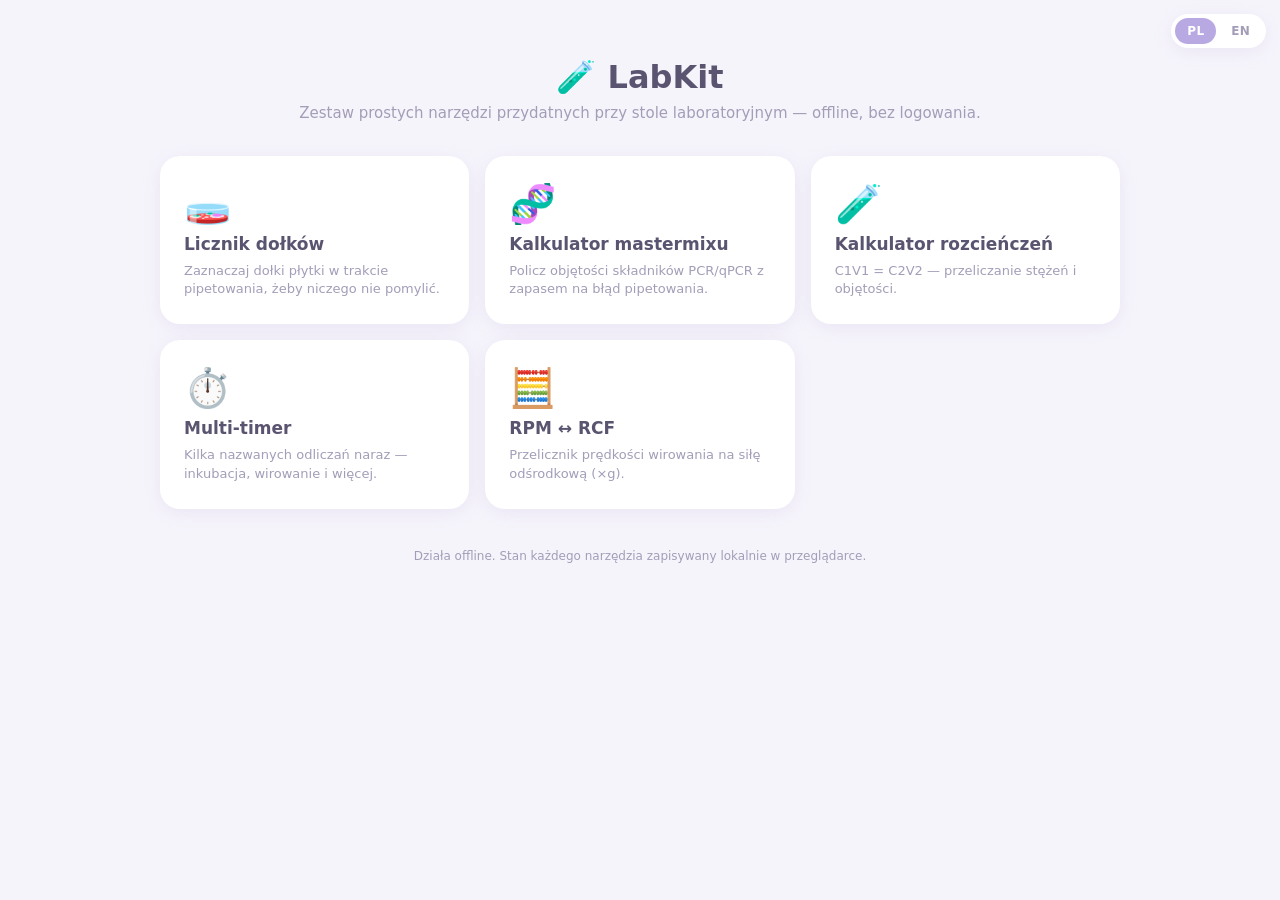
<file: index.html>
<!DOCTYPE html>
<html lang="pl">
<head>
<meta charset="UTF-8">
<meta name="viewport" content="width=device-width, initial-scale=1.0">
<title>LabKit — narzędzia laboratoryjne</title>
<link rel="stylesheet" href="assets/style.css">
<style>
  .wrap { max-width: 960px; margin: 0 auto; padding-top: 10px; }
  .hero { text-align: center; margin: 30px 0 34px; }
  .hero h1 { font-size: 32px; margin: 0 0 8px; }
  .hero p { color: var(--muted); font-size: 15px; margin: 0; }
  .grid {
    display: grid; grid-template-columns: repeat(auto-fill, minmax(230px, 1fr));
    gap: 16px;
  }
  .tool-card {
    background: var(--panel); border-radius: 20px; padding: 24px 22px;
    box-shadow: var(--shadow); text-decoration: none; color: var(--text);
    display: flex; flex-direction: column; gap: 8px; transition: transform .12s;
    border: 2px solid transparent;
  }
  .tool-card:hover { transform: translateY(-4px); border-color: var(--accent); }
  .tool-card .emoji { font-size: 38px; }
  .tool-card .name { font-size: 17px; font-weight: 700; }
  .tool-card .desc { font-size: 13px; color: var(--muted); line-height: 1.4; }
  footer { text-align: center; color: var(--muted); font-size: 12px; margin: 40px 0 10px; }
</style>
</head>
<body>

  <div class="lang-toggle">
    <button id="btnPl" class="active">PL</button>
    <button id="btnEn">EN</button>
  </div>

  <div class="wrap">
    <div class="hero">
      <h1>🧪 LabKit</h1>
      <p data-i18n="tagline">Zestaw prostych narzędzi przydatnych przy stole laboratoryjnym — offline, bez logowania.</p>
    </div>

    <div class="grid">
      <a class="tool-card" href="tools/wells.html">
        <div class="emoji">🧫</div>
        <div class="name" data-i18n="wellsName">Licznik dołków</div>
        <div class="desc" data-i18n="wellsDesc">Zaznaczaj dołki płytki w trakcie pipetowania, żeby niczego nie pomylić.</div>
      </a>
      <a class="tool-card" href="tools/mastermix.html">
        <div class="emoji">🧬</div>
        <div class="name" data-i18n="mmName">Kalkulator mastermixu</div>
        <div class="desc" data-i18n="mmDesc">Policz objętości składników PCR/qPCR z zapasem na błąd pipetowania.</div>
      </a>
      <a class="tool-card" href="tools/dilution.html">
        <div class="emoji">🧪</div>
        <div class="name" data-i18n="dilName">Kalkulator rozcieńczeń</div>
        <div class="desc" data-i18n="dilDesc">C1V1 = C2V2 — przeliczanie stężeń i objętości.</div>
      </a>
      <a class="tool-card" href="tools/timers.html">
        <div class="emoji">⏱️</div>
        <div class="name" data-i18n="timerName">Multi-timer</div>
        <div class="desc" data-i18n="timerDesc">Kilka nazwanych odliczań naraz — inkubacja, wirowanie i więcej.</div>
      </a>
      <a class="tool-card" href="tools/rcf.html">
        <div class="emoji">🧮</div>
        <div class="name" data-i18n="rcfName">RPM ↔ RCF</div>
        <div class="desc" data-i18n="rcfDesc">Przelicznik prędkości wirowania na siłę odśrodkową (×g).</div>
      </a>
    </div>

    <footer data-i18n="footer">Działa offline. Stan każdego narzędzia zapisywany lokalnie w przeglądarce.</footer>
  </div>

<script>
const DICT = {
  pl: {
    tagline: "Zestaw prostych narzędzi przydatnych przy stole laboratoryjnym — offline, bez logowania.",
    wellsName: "Licznik dołków", wellsDesc: "Zaznaczaj dołki płytki w trakcie pipetowania, żeby niczego nie pomylić.",
    mmName: "Kalkulator mastermixu", mmDesc: "Policz objętości składników PCR/qPCR z zapasem na błąd pipetowania.",
    dilName: "Kalkulator rozcieńczeń", dilDesc: "C1V1 = C2V2 — przeliczanie stężeń i objętości.",
    timerName: "Multi-timer", timerDesc: "Kilka nazwanych odliczań naraz — inkubacja, wirowanie i więcej.",
    rcfName: "RPM ↔ RCF", rcfDesc: "Przelicznik prędkości wirowania na siłę odśrodkową (×g).",
    footer: "Działa offline. Stan każdego narzędzia zapisywany lokalnie w przeglądarce.",
  },
  en: {
    tagline: "A small set of tools for the lab bench — works offline, no sign-in required.",
    wellsName: "Well Tracker", wellsDesc: "Tap each well as you pipette so you never lose track of what's been added.",
    mmName: "Mastermix Calculator", mmDesc: "Calculate PCR/qPCR component volumes with a pipetting-error buffer.",
    dilName: "Dilution Calculator", dilDesc: "C1V1 = C2V2 — convert between concentrations and volumes.",
    timerName: "Multi-Timer", timerDesc: "Run several named countdowns at once — incubation, spins, and more.",
    rcfName: "RPM ↔ RCF", rcfDesc: "Convert centrifuge speed to relative centrifugal force (×g) and back.",
    footer: "Works offline. Each tool's state is saved locally in your browser.",
  },
};

function applyLang(lang) {
  document.documentElement.lang = lang;
  document.querySelectorAll("[data-i18n]").forEach(el => {
    const key = el.dataset.i18n;
    if (DICT[lang][key]) el.textContent = DICT[lang][key];
  });
  document.getElementById("btnPl").classList.toggle("active", lang === "pl");
  document.getElementById("btnEn").classList.toggle("active", lang === "en");
  localStorage.setItem("labkit_lang", lang);
}

document.getElementById("btnPl").onclick = () => applyLang("pl");
document.getElementById("btnEn").onclick = () => applyLang("en");
applyLang(localStorage.getItem("labkit_lang") || "pl");
</script>
</body>
</html>
</file>
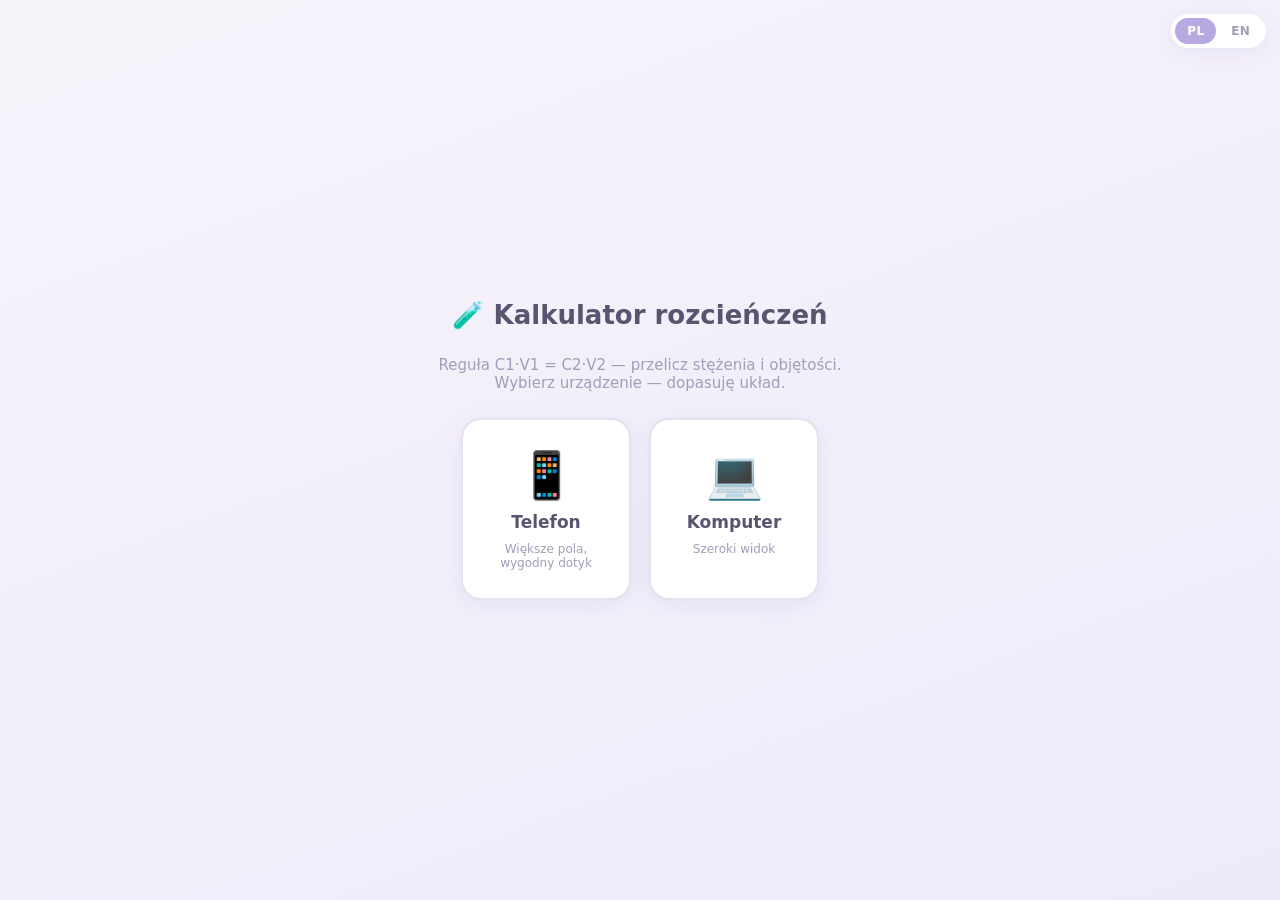
<file: tools/dilution.html>
<!DOCTYPE html>
<html lang="pl">
<head>
<meta charset="UTF-8">
<meta name="viewport" content="width=device-width, initial-scale=1.0, maximum-scale=1.0, user-scalable=no">
<title>LabKit — Kalkulator rozcieńczeń</title>
<link rel="stylesheet" href="../assets/style.css">
<style>
  #app { display: none; max-width: 760px; margin: 0 auto; }
  .dil-grid { display: grid; grid-template-columns: repeat(auto-fit, minmax(150px, 1fr)); gap: 14px; }
  .dil-box { padding: 12px; border-radius: 14px; border: 2px solid var(--line); background: #faf8fd; }
  .dil-box.active { border-color: var(--accent); background: var(--accent-soft); }
  .dil-box .row { display: flex; justify-content: space-between; align-items: center; margin-bottom: 8px; }
  .dil-box .lbl { font-size: 12px; color: #7a7290; font-weight: 600; }
  .dil-box .radio { font-size: 11px; color: var(--muted); display: flex; align-items: center; gap: 4px; cursor: pointer; }
  .dil-box input[type=radio] { accent-color: var(--accent); }
  .dil-box input[type=number] {
    background: #fff; text-align: right; font-size: 18px; font-weight: 600; padding: 10px;
  }
  .dil-box .unit { text-align: right; font-size: 11px; color: var(--muted); margin-top: 4px; }
  .unit-row { display: flex; flex-wrap: wrap; gap: 16px; align-items: flex-end; margin-bottom: 14px; }
  .unit-row label { width: auto; }
  .unit-row select { width: auto; }
  .warning { background: #fdf1a8; color: #7a5e12; border-radius: 14px; padding: 12px 16px; font-size: 13px; margin-bottom: 16px; line-height: 1.5; }
  .result-box { background: var(--accent-soft); border-radius: 14px; padding: 18px; text-align: center; }
  .result-box .label { font-size: 13px; color: var(--muted); margin-bottom: 6px; }
  .result-box .value { font-size: 28px; font-weight: 700; color: var(--text); }
  .result-box .protocol { font-size: 13px; color: #7a7290; margin-top: 10px; line-height: 1.5; }
</style>
</head>
<body>

  <div class="lang-toggle">
    <button id="btnPl" class="active">PL</button>
    <button id="btnEn">EN</button>
  </div>

  <!-- START SCREEN -->
  <div id="start">
    <h1 data-i18n="startTitle">🧪 Kalkulator rozcieńczeń</h1>
    <p data-i18n="startDesc">Reguła C1·V1 = C2·V2 — przelicz stężenia i objętości. Wybierz urządzenie — dopasuję układ.</p>
    <div class="devices">
      <div class="device-card" data-device="phone">
        <div class="emoji">📱</div><div class="name" data-i18n="devPhone">Telefon</div><div class="desc" data-i18n="devPhoneDesc">Większe pola, wygodny dotyk</div>
      </div>
      <div class="device-card" data-device="desktop">
        <div class="emoji">💻</div><div class="name" data-i18n="devDesktop">Komputer</div><div class="desc" data-i18n="devDesktopDesc">Szeroki widok</div>
      </div>
    </div>
  </div>

  <!-- APP -->
  <div id="app">
    <div class="topbar">
      <a class="home-link" href="../index.html">← <span data-i18n="home">Strona główna</span></a>
    </div>
    <h2 data-i18n="appTitle">🧪 Kalkulator rozcieńczeń</h2>
    <p class="sub" data-i18n="appSub">Reguła C1·V1 = C2·V2. Zaznacz „oblicz" przy jednej wartości i uzupełnij pozostałe trzy.</p>

    <div class="panel">
      <div class="unit-row">
        <label><span data-i18n="concUnitLabel">Jednostka stężenia</span>
          <select id="concUnit">
            <option>M</option><option>mM</option><option>µM</option><option>nM</option><option>%</option><option>X</option>
          </select>
        </label>
        <label><span data-i18n="volUnitLabel">Jednostka objętości</span>
          <select id="volUnit">
            <option>mL</option><option>µL</option>
          </select>
        </label>
        <div class="spacer"></div>
        <button id="switchDevice" data-i18n="switchDevice" title="Zmień urządzenie">🔄 Urządzenie</button>
      </div>
      <div class="dil-grid" id="dilGrid"></div>
    </div>

    <div class="warning" id="warningBox" style="display:none"></div>

    <div class="panel">
      <div class="result-box">
        <div class="label" data-i18n="resultLabel">Wynik</div>
        <div class="value" id="resultMain">–</div>
        <div class="protocol" id="protocolText" style="display:none"></div>
      </div>
    </div>
  </div>

<script>
const $ = id => document.getElementById(id);
let lang = localStorage.getItem("labkit_lang") || "pl";
let device = "desktop";

const FIELDS = [
  { key: "c1", labelKey: "labC1", unitKind: "conc" },
  { key: "v1", labelKey: "labV1", unitKind: "vol" },
  { key: "c2", labelKey: "labC2", unitKind: "conc" },
  { key: "v2", labelKey: "labV2", unitKind: "vol" },
];

const DICT = {
  pl: {
    startTitle: "🧪 Kalkulator rozcieńczeń",
    startDesc: "Reguła C1·V1 = C2·V2 — przelicz stężenia i objętości. Wybierz urządzenie — dopasuję układ.",
    devPhone: "Telefon", devPhoneDesc: "Większe pola, wygodny dotyk",
    devDesktop: "Komputer", devDesktopDesc: "Szeroki widok",
    home: "Strona główna",
    appTitle: "🧪 Kalkulator rozcieńczeń",
    appSub: 'Reguła C1·V1 = C2·V2. Zaznacz „oblicz” przy jednej wartości i uzupełnij pozostałe trzy.',
    concUnitLabel: "Jednostka stężenia",
    volUnitLabel: "Jednostka objętości",
    switchDevice: "🔄 Urządzenie",
    labC1: "C1 — wyjściowe", labV1: "V1 — pobierane", labC2: "C2 — docelowe", labV2: "V2 — końcowe",
    solveRadio: "oblicz",
    resultLabel: "Wynik",
    fillIn: "Uzupełnij pozostałe trzy pola",
    warnHigher: "Stężenie docelowe (C2) jest wyższe niż wyjściowe (C1) — rozcieńczaniem nie da się zatężyć.",
    warnVolMismatch: "Objętość pobierana (V1) przekracza końcową (V2) — sprawdź dane.",
    protocol: (v1, unit, v2, diff) => `Pobierz ${v1} ${unit} stocku i dopełnij buforem do ${v2} ${unit} (dodaj ${diff} ${unit}).`,
    locale: "pl-PL",
  },
  en: {
    startTitle: "🧪 Dilution Calculator",
    startDesc: "Rule: C1·V1 = C2·V2 — convert between concentrations and volumes. Pick your device — I'll adjust the layout.",
    devPhone: "Phone", devPhoneDesc: "Larger fields, easy to tap",
    devDesktop: "Computer", devDesktopDesc: "Wide view",
    home: "Home",
    appTitle: "🧪 Dilution Calculator",
    appSub: 'Rule: C1·V1 = C2·V2. Mark "calculate" on one value and fill in the other three.',
    concUnitLabel: "Concentration unit",
    volUnitLabel: "Volume unit",
    switchDevice: "🔄 Device",
    labC1: "C1 — stock", labV1: "V1 — drawn", labC2: "C2 — target", labV2: "V2 — final",
    solveRadio: "calculate",
    resultLabel: "Result",
    fillIn: "Fill in the other three fields",
    warnHigher: "The target concentration (C2) is higher than the stock (C1) — dilution can't concentrate a solution.",
    warnVolMismatch: "The drawn volume (V1) exceeds the final volume (V2) — check your numbers.",
    protocol: (v1, unit, v2, diff) => `Draw ${v1} ${unit} of stock and top up with buffer to ${v2} ${unit} (add ${diff} ${unit}).`,
    locale: "en-US",
  },
};

function t() { return DICT[lang]; }

let dil = { c1: "100", v1: "", c2: "10", v2: "50", solve: "v1", concUnit: "µM", volUnit: "µL" };

function loadState() {
  try {
    const s = JSON.parse(localStorage.getItem("dilution_state"));
    if (s) dil = s;
  } catch {}
}
function saveState() { localStorage.setItem("dilution_state", JSON.stringify(dil)); }

function fmt(x) {
  if (!isFinite(x)) return "–";
  return (Math.round(x * 100) / 100).toLocaleString(t().locale);
}
function pn(v) {
  const x = parseFloat(String(v).replace(",", "."));
  return isFinite(x) ? x : NaN;
}

function compute() {
  let C1 = pn(dil.c1), V1 = pn(dil.v1), C2 = pn(dil.c2), V2 = pn(dil.v2);
  const solve = dil.solve;
  let solved = NaN;
  if (solve === "c1") { if (V1 > 0) solved = C2 * V2 / V1; C1 = solved; }
  else if (solve === "v1") { if (C1 > 0) solved = C2 * V2 / C1; V1 = solved; }
  else if (solve === "c2") { if (V2 > 0) solved = C1 * V1 / V2; C2 = solved; }
  else if (solve === "v2") { if (C2 > 0) solved = C1 * V1 / C2; V2 = solved; }
  return { C1, V1, C2, V2, solve, solved };
}

function renderGrid() {
  const { solve } = dil;
  const { C1, V1, C2, V2, solved } = compute();
  const raw = { c1: dil.c1, v1: dil.v1, c2: dil.c2, v2: dil.v2 };
  const grid = $("dilGrid");
  grid.innerHTML = "";
  FIELDS.forEach(f => {
    const isSolved = solve === f.key;
    const unit = f.unitKind === "conc" ? dil.concUnit : dil.volUnit;
    const dispValue = isSolved ? (isFinite(solved) ? fmt(solved) : "") : raw[f.key];
    const box = document.createElement("div");
    box.className = "dil-box" + (isSolved ? " active" : "");
    box.innerHTML = `
      <div class="row">
        <span class="lbl">${t()[f.labelKey]}</span>
        <label class="radio"><input type="radio" name="dilsolve" ${isSolved ? "checked" : ""}>${t().solveRadio}</label>
      </div>
      <input type="number" data-key="${f.key}" value="${dispValue}" ${isSolved ? "disabled" : ""}>
      <div class="unit">${unit}</div>`;
    box.querySelector("input[type=radio]").onchange = () => { dil.solve = f.key; saveState(); renderAll(); };
    box.querySelector("input[type=number]").onchange = e => { dil[f.key] = e.target.value; saveState(); renderAll(); };
    grid.appendChild(box);
  });
}

function renderResult() {
  const { C1, V1, C2, V2, solve, solved } = compute();
  const solvedUnit = (solve === "c1" || solve === "c2") ? dil.concUnit : dil.volUnit;
  const lab = { c1: "C1", v1: "V1", c2: "C2", v2: "V2" };
  $("resultMain").textContent = isFinite(solved) ? `${lab[solve]} = ${fmt(solved)} ${solvedUnit}` : t().fillIn;

  let warning = "", protocol = "";
  if (isFinite(C1) && isFinite(V1) && isFinite(C2) && isFinite(V2) && C1 > 0 && V1 > 0 && C2 > 0 && V2 > 0) {
    if (C2 > C1) warning = t().warnHigher;
    else if (V1 > V2) warning = t().warnVolMismatch;
    else protocol = t().protocol(fmt(V1), dil.volUnit, fmt(V2), fmt(V2 - V1));
  }
  const wb = $("warningBox");
  wb.style.display = warning ? "block" : "none";
  wb.textContent = warning ? "⚠️ " + warning : "";
  const pt = $("protocolText");
  pt.style.display = protocol ? "block" : "none";
  pt.textContent = protocol;
}

function renderAll() { renderGrid(); renderResult(); }

$("concUnit").onchange = e => { dil.concUnit = e.target.value; saveState(); renderAll(); };
$("volUnit").onchange = e => { dil.volUnit = e.target.value; saveState(); renderAll(); };

function applyStaticText() {
  document.documentElement.lang = lang;
  document.querySelectorAll("[data-i18n]").forEach(el => {
    const key = el.dataset.i18n;
    if (typeof t()[key] === "string") el.innerHTML = t()[key];
  });
  $("concUnit").value = dil.concUnit;
  $("volUnit").value = dil.volUnit;
  document.getElementById("btnPl").classList.toggle("active", lang === "pl");
  document.getElementById("btnEn").classList.toggle("active", lang === "en");
}
function setLang(l) {
  lang = l;
  localStorage.setItem("labkit_lang", l);
  applyStaticText();
  renderAll();
}
document.getElementById("btnPl").onclick = () => setLang("pl");
document.getElementById("btnEn").onclick = () => setLang("en");

function applyDevice(d) {
  device = d;
  document.body.classList.toggle("phone", d === "phone");
  localStorage.setItem("dil_device", d);
  $("start").style.display = "none";
  $("app").style.display = "block";
  loadState();
  applyStaticText();
  renderAll();
}
document.querySelectorAll(".device-card").forEach(card => { card.onclick = () => applyDevice(card.dataset.device); });
$("switchDevice").onclick = () => { $("app").style.display = "none"; $("start").style.display = "flex"; };

applyStaticText();
const savedDevice = localStorage.getItem("dil_device");
if (savedDevice) applyDevice(savedDevice);
</script>
</body>
</html>
</file>
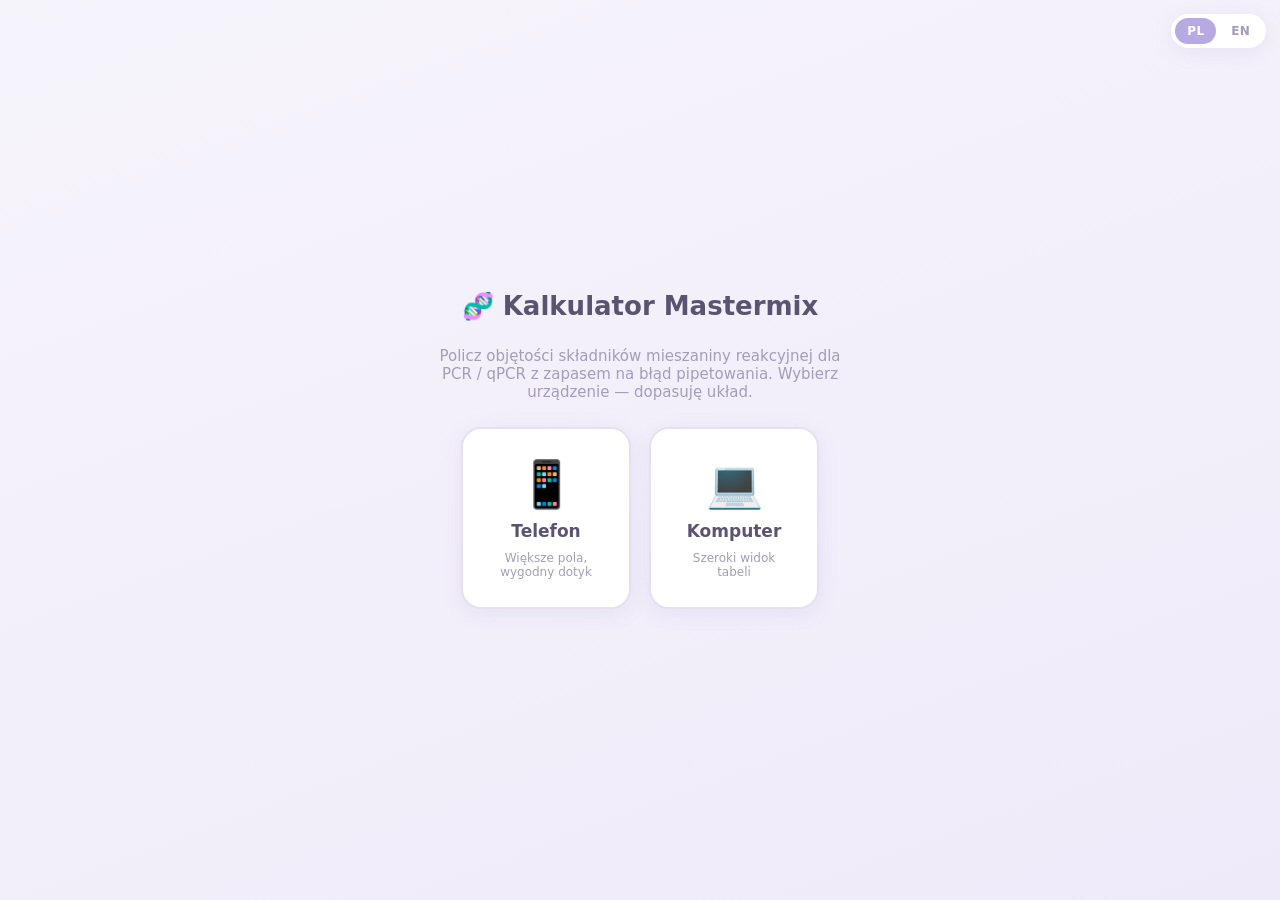
<file: tools/mastermix.html>
<!DOCTYPE html>
<html lang="pl">
<head>
<meta charset="UTF-8">
<meta name="viewport" content="width=device-width, initial-scale=1.0, maximum-scale=1.0, user-scalable=no">
<title>LabKit — Kalkulator Mastermix</title>
<link rel="stylesheet" href="../assets/style.css">
<style>
  #app { display: none; max-width: 820px; margin: 0 auto; }
  table.comp { width: 100%; border-collapse: collapse; }
  table.comp th { text-align: left; font-size: 11px; color: var(--muted); font-weight: 600; padding: 6px 8px; text-transform: uppercase; letter-spacing: .03em; }
  table.comp td { padding: 5px 8px; border-top: 1px solid var(--line); vertical-align: middle; }
  td.total { font-weight: 700; color: var(--text); white-space: nowrap; }
  .comp-name { width: 100%; }
  .vol-in { width: 80px; text-align: right; }
  .center { text-align: center; }
  .del { background: none; border: none; color: var(--muted); cursor: pointer; font-size: 18px; padding: 2px 6px; }
  .del:hover { color: #e08; }
  tr.excluded td:not(.total) { opacity: .55; }
  .row-add { margin-top: 8px; }
  .toprow { display: flex; justify-content: space-between; align-items: center; margin-bottom: 10px; gap: 8px; flex-wrap: wrap; }
  body.phone .vol-in { width: 70px; }
  body.phone table.comp th { font-size: 10px; }
  body.phone table.comp td, body.phone table.comp th { padding: 5px 5px; }
  body.phone .stat .v { font-size: 22px; }
</style>
</head>
<body>

  <div class="lang-toggle">
    <button id="btnPl" class="active">PL</button>
    <button id="btnEn">EN</button>
  </div>

  <!-- START SCREEN -->
  <div id="start">
    <h1 data-i18n="startTitle">🧬 Kalkulator Mastermix</h1>
    <p data-i18n="startDesc">Policz objętości składników mieszaniny reakcyjnej dla PCR / qPCR z zapasem na błąd pipetowania. Wybierz urządzenie — dopasuję układ.</p>
    <div class="devices">
      <div class="device-card" data-device="phone">
        <div class="emoji">📱</div><div class="name" data-i18n="devPhone">Telefon</div><div class="desc" data-i18n="devPhoneDesc">Większe pola, wygodny dotyk</div>
      </div>
      <div class="device-card" data-device="desktop">
        <div class="emoji">💻</div><div class="name" data-i18n="devDesktop">Komputer</div><div class="desc" data-i18n="devDesktopDesc">Szeroki widok tabeli</div>
      </div>
    </div>
  </div>

  <!-- APP -->
  <div id="app">
    <div class="topbar">
      <a class="home-link" href="../index.html">← <span data-i18n="home">Strona główna</span></a>
    </div>
    <h2 data-i18n="appTitle">🧬 Kalkulator Mastermix PCR/qPCR</h2>
    <p class="sub" data-i18n="appSub">Podaj liczbę próbek i objętości na 1 reakcję. Kalkulator policzy mastermix z zapasem.</p>

    <div class="panel">
      <div class="controls">
        <label><span data-i18n="samplesLabel">Liczba próbek</span>
          <input type="number" id="samples" class="num" min="1" step="1" value="8">
        </label>
        <label><span data-i18n="controlsLabel">Kontrole (NTC itp.)</span>
          <input type="number" id="controls" class="num" min="0" step="1" value="1">
        </label>
        <label><span data-i18n="extraLabel">Zapas (%)</span>
          <input type="number" id="extra" class="num" min="0" step="1" value="10">
        </label>
        <div class="spacer"></div>
        <button id="switchDevice" data-i18n="switchDevice" title="Zmień urządzenie">🔄 Urządzenie</button>
      </div>
      <p class="hint" id="rxnInfo"></p>
    </div>

    <div class="panel">
      <div class="toprow">
        <strong data-i18n="compHeader">Składniki na 1 reakcję</strong>
        <span class="hint" data-i18n="compHint">Odznacz „do mixu" dla składników dodawanych osobno do każdej probówki (np. matryca DNA).</span>
      </div>
      <table class="comp" id="compTable">
        <thead>
          <tr>
            <th data-i18n="colComponent">Składnik</th>
            <th class="center" data-i18n="colVol">µL / rxn</th>
            <th class="center" data-i18n="colInMix">Do mixu</th>
            <th class="center" data-i18n="colTotal">Razem (µL)</th>
            <th></th>
          </tr>
        </thead>
        <tbody id="compBody"></tbody>
      </table>
      <div class="row-add">
        <button id="addRow" data-i18n="addRow">＋ Dodaj składnik</button>
        <button id="loadDefault" data-i18n="loadDefault">↺ Przykładowy zestaw qPCR</button>
      </div>
    </div>

    <div class="panel">
      <div class="summary">
        <div class="stat"><div class="v" id="volPerRxn">–</div><div class="l" data-i18n="statVolRxn">Objętość 1 reakcji (µL)</div></div>
        <div class="stat green"><div class="v" id="mixPerRxn">–</div><div class="l" data-i18n="statMixRxn">Mastermix / probówkę (µL)</div></div>
        <div class="stat"><div class="v" id="mixTotal">–</div><div class="l" data-i18n="statMixTotal">Mastermix razem (µL)</div></div>
      </div>
      <p class="hint" id="aliquot"></p>
    </div>

    <p class="hint" id="bottomHint"></p>
  </div>

<script>
const $ = id => document.getElementById(id);
let lang = localStorage.getItem("labkit_lang") || "pl";
let device = "desktop";

const DICT = {
  pl: {
    startTitle: "🧬 Kalkulator Mastermix",
    startDesc: "Policz objętości składników mieszaniny reakcyjnej dla PCR / qPCR z zapasem na błąd pipetowania. Wybierz urządzenie — dopasuję układ.",
    devPhone: "Telefon", devPhoneDesc: "Większe pola, wygodny dotyk",
    devDesktop: "Komputer", devDesktopDesc: "Szeroki widok tabeli",
    home: "Strona główna",
    appTitle: "🧬 Kalkulator Mastermix PCR/qPCR",
    appSub: "Podaj liczbę próbek i objętości na 1 reakcję. Kalkulator policzy mastermix z zapasem.",
    samplesLabel: "Liczba próbek",
    controlsLabel: "Kontrole (NTC itp.)",
    extraLabel: "Zapas (%)",
    switchDevice: "🔄 Urządzenie",
    compHeader: "Składniki na 1 reakcję",
    compHint: "Odznacz „do mixu” dla składników dodawanych osobno do każdej probówki (np. matryca DNA).",
    colComponent: "Składnik", colVol: "µL / rxn", colInMix: "Do mixu", colTotal: "Razem (µL)",
    addRow: "＋ Dodaj składnik",
    loadDefault: "↺ Przykładowy zestaw qPCR",
    statVolRxn: "Objętość 1 reakcji (µL)",
    statMixRxn: "Mastermix / probówkę (µL)",
    statMixTotal: "Mastermix razem (µL)",
    separateBadge: "osobno",
    rxnInfo: (n, eff) => `Reakcje: <b>${n}</b> &nbsp;•&nbsp; z zapasem liczone jak dla <b>${eff}</b> reakcji.`,
    aliquotSep: (names) => `Po rozlaniu mixu dodaj osobno do każdej probówki: <b>${names}</b>.`,
    aliquotAll: "Wszystkie składniki są w mastermiksie.",
    bottomHint: (v) => `Rozlej po <b>${v}</b> µL mastermixu do każdej probówki, a następnie dodaj składniki spoza mixu. Stan zapisywany w przeglądarce.`,
    defaults: [
      { name: "2× Master Mix (np. SYBR/Probe)", vol: 10, inMix: true },
      { name: "Starter Forward (10 µM)", vol: 1, inMix: true },
      { name: "Starter Reverse (10 µM)", vol: 1, inMix: true },
      { name: "Woda wolna od nukleaz", vol: 6, inMix: true },
      { name: "Matryca DNA / cDNA", vol: 2, inMix: false },
    ],
    newComponent: "Nowy składnik",
    locale: "pl-PL",
  },
  en: {
    startTitle: "🧬 Mastermix Calculator",
    startDesc: "Calculate reaction-mix component volumes for PCR / qPCR with a buffer for pipetting error. Pick your device — I'll adjust the layout.",
    devPhone: "Phone", devPhoneDesc: "Larger fields, easy to tap",
    devDesktop: "Computer", devDesktopDesc: "Wide table view",
    home: "Home",
    appTitle: "🧬 PCR/qPCR Mastermix Calculator",
    appSub: "Enter the number of samples and volumes per reaction. The calculator computes the mastermix with buffer.",
    samplesLabel: "Number of samples",
    controlsLabel: "Controls (NTC etc.)",
    extraLabel: "Buffer (%)",
    switchDevice: "🔄 Device",
    compHeader: "Components per reaction",
    compHint: "Uncheck \"in mix\" for components added separately to each tube (e.g. DNA template).",
    colComponent: "Component", colVol: "µL / rxn", colInMix: "In mix", colTotal: "Total (µL)",
    addRow: "＋ Add component",
    loadDefault: "↺ Sample qPCR set",
    statVolRxn: "Volume per reaction (µL)",
    statMixRxn: "Mastermix / tube (µL)",
    statMixTotal: "Total mastermix (µL)",
    separateBadge: "separate",
    rxnInfo: (n, eff) => `Reactions: <b>${n}</b> &nbsp;•&nbsp; calculated with buffer as if for <b>${eff}</b> reactions.`,
    aliquotSep: (names) => `After aliquoting the mix, add separately to each tube: <b>${names}</b>.`,
    aliquotAll: "All components are in the mastermix.",
    bottomHint: (v) => `Aliquot <b>${v}</b> µL of mastermix into each tube, then add any components kept separate. State is saved in your browser.`,
    defaults: [
      { name: "2× Master Mix (e.g. SYBR/Probe)", vol: 10, inMix: true },
      { name: "Forward primer (10 µM)", vol: 1, inMix: true },
      { name: "Reverse primer (10 µM)", vol: 1, inMix: true },
      { name: "Nuclease-free water", vol: 6, inMix: true },
      { name: "DNA / cDNA template", vol: 2, inMix: false },
    ],
    newComponent: "New component",
    locale: "en-US",
  },
};

function t() { return DICT[lang]; }
let comps = [];

function loadState() {
  try {
    const s = JSON.parse(localStorage.getItem("mastermix_state"));
    if (s && s.comps) {
      comps = s.comps;
      $("samples").value = s.samples ?? 8;
      $("controls").value = s.controls ?? 1;
      $("extra").value = s.extra ?? 10;
      return;
    }
  } catch {}
  comps = t().defaults.map(c => ({ ...c }));
}
function saveState() {
  localStorage.setItem("mastermix_state", JSON.stringify({
    comps,
    samples: $("samples").value,
    controls: $("controls").value,
    extra: $("extra").value,
  }));
}

function effectiveRxn() {
  const n = (parseFloat($("samples").value) || 0) + (parseFloat($("controls").value) || 0);
  const extra = parseFloat($("extra").value) || 0;
  return n * (1 + extra / 100);
}
function fmt(x) {
  if (!isFinite(x)) return "–";
  return (Math.round(x * 100) / 100).toLocaleString(t().locale);
}

function renderRows() {
  const body = $("compBody");
  body.innerHTML = "";
  const eff = effectiveRxn();
  comps.forEach((c, i) => {
    const tr = document.createElement("tr");
    if (!c.inMix) tr.className = "excluded";
    const total = c.inMix ? c.vol * eff : 0;
    tr.innerHTML = `
      <td><input type="text" class="comp-name" data-i="${i}" data-f="name" value="${c.name.replace(/"/g,'&quot;')}"></td>
      <td class="center"><input type="number" class="vol-in" data-i="${i}" data-f="vol" min="0" step="0.1" value="${c.vol}"></td>
      <td class="center"><input type="checkbox" data-i="${i}" data-f="inMix" ${c.inMix ? "checked" : ""}></td>
      <td class="total">${c.inMix ? fmt(total) : `<span class='badge'>${t().separateBadge}</span>`}</td>
      <td class="center"><button class="del" data-del="${i}" title="✕">✕</button></td>`;
    body.appendChild(tr);
  });

  body.querySelectorAll("input").forEach(inp => {
    inp.oninput = inp.onchange = () => {
      const i = +inp.dataset.i, f = inp.dataset.f;
      if (f === "inMix") comps[i].inMix = inp.checked;
      else if (f === "vol") comps[i].vol = parseFloat(inp.value) || 0;
      else comps[i].name = inp.value;
      saveState(); renderRows(); renderSummary();
    };
  });
  body.querySelectorAll(".del").forEach(b => {
    b.onclick = () => { comps.splice(+b.dataset.del, 1); saveState(); renderRows(); renderSummary(); };
  });
}

function renderSummary() {
  const eff = effectiveRxn();
  const volPerRxn = comps.reduce((s, c) => s + (c.vol || 0), 0);
  const mixPerRxn = comps.reduce((s, c) => s + (c.inMix ? (c.vol || 0) : 0), 0);
  const mixTotal = mixPerRxn * eff;

  $("volPerRxn").textContent = fmt(volPerRxn);
  $("mixPerRxn").textContent = fmt(mixPerRxn);
  $("mixTotal").textContent = fmt(mixTotal);
  $("bottomHint").innerHTML = t().bottomHint(fmt(mixPerRxn));

  const n = (parseFloat($("samples").value) || 0) + (parseFloat($("controls").value) || 0);
  $("rxnInfo").innerHTML = t().rxnInfo(fmt(n), fmt(eff));
  const separate = comps.filter(c => !c.inMix).map(c => c.name).join(", ");
  $("aliquot").innerHTML = separate ? t().aliquotSep(separate) : t().aliquotAll;
}

function recalcAll() { saveState(); renderRows(); renderSummary(); }

$("addRow").onclick = () => { comps.push({ name: t().newComponent, vol: 0, inMix: true }); recalcAll(); };
$("loadDefault").onclick = () => { comps = t().defaults.map(c => ({ ...c })); recalcAll(); };
["samples","controls","extra"].forEach(id => $(id).oninput = recalcAll);

function applyStaticText() {
  document.documentElement.lang = lang;
  document.querySelectorAll("[data-i18n]").forEach(el => {
    const key = el.dataset.i18n;
    if (typeof t()[key] === "string") el.innerHTML = t()[key];
  });
  document.getElementById("btnPl").classList.toggle("active", lang === "pl");
  document.getElementById("btnEn").classList.toggle("active", lang === "en");
}
function setLang(l) {
  lang = l;
  localStorage.setItem("labkit_lang", l);
  applyStaticText();
  renderRows();
  renderSummary();
}
document.getElementById("btnPl").onclick = () => setLang("pl");
document.getElementById("btnEn").onclick = () => setLang("en");

function applyDevice(d) {
  device = d;
  document.body.classList.toggle("phone", d === "phone");
  localStorage.setItem("mm_device", d);
  $("start").style.display = "none";
  $("app").style.display = "block";
  loadState();
  applyStaticText();
  renderRows();
  renderSummary();
}
document.querySelectorAll(".device-card").forEach(card => { card.onclick = () => applyDevice(card.dataset.device); });
$("switchDevice").onclick = () => { $("app").style.display = "none"; $("start").style.display = "flex"; };

applyStaticText();
const savedDevice = localStorage.getItem("mm_device");
if (savedDevice) applyDevice(savedDevice);
</script>
</body>
</html>
</file>
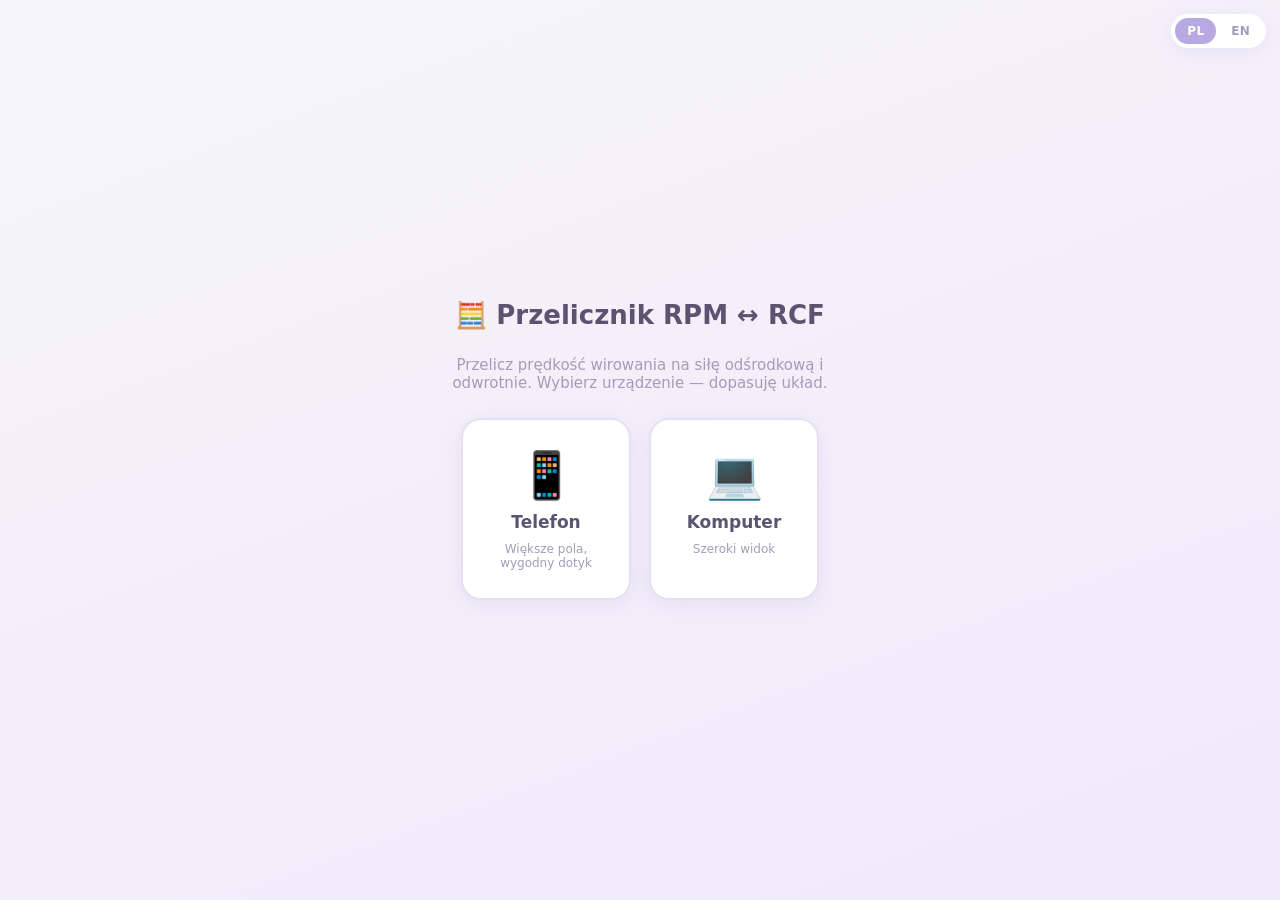
<file: tools/rcf.html>
<!DOCTYPE html>
<html lang="pl">
<head>
<meta charset="UTF-8">
<meta name="viewport" content="width=device-width, initial-scale=1.0, maximum-scale=1.0, user-scalable=no">
<title>LabKit — Przelicznik RPM ↔ RCF</title>
<link rel="stylesheet" href="../assets/style.css">
<style>
  #app { display: none; max-width: 700px; margin: 0 auto; }
  .mode-row { display: flex; gap: 8px; margin-bottom: 16px; }
  .mode-btn { flex: 1; font-weight: 600; border-radius: 10px; padding: 11px; }
  .mode-btn.active { background: var(--accent); color: #fff; border-color: var(--accent); }
  .mode-btn:not(.active) { background: var(--panel2); }
  .result-box { background: var(--accent-soft); border-radius: 14px; padding: 22px; text-align: center; }
  .result-box .label { font-size: 13px; color: var(--muted); margin-bottom: 6px; }
  .result-box .value { font-size: 40px; font-weight: 700; color: var(--text); font-variant-numeric: tabular-nums; }
  .result-box .unit { font-size: 14px; color: #7a7290; margin-top: 4px; }
  .rotor-chips { display: flex; gap: 8px; flex-wrap: wrap; margin-bottom: 14px; }
  .rotor-chip {
    display: flex; align-items: center; gap: 2px; background: var(--panel2);
    border: 1px solid var(--line); border-radius: 999px; padding: 2px 4px 2px 2px;
  }
  .rotor-chip button.select {
    font: inherit; background: transparent; border: none; color: var(--text);
    border-radius: 999px; padding: 7px 12px; cursor: pointer; font-size: 13px;
  }
  .rotor-chip button.select:hover { background: #e6def7; }
  .rotor-chip button.del { font: inherit; background: none; border: none; color: var(--muted); cursor: pointer; padding: 4px 8px; font-size: 13px; }
  .rotor-chip button.del:hover { color: #e0559a; }
  .rotors-empty { color: var(--muted); font-size: 13px; align-self: center; }
</style>
</head>
<body>

  <div class="lang-toggle">
    <button id="btnPl" class="active">PL</button>
    <button id="btnEn">EN</button>
  </div>

  <!-- START SCREEN -->
  <div id="start">
    <h1 data-i18n="startTitle">🧮 Przelicznik RPM ↔ RCF</h1>
    <p data-i18n="startDesc">Przelicz prędkość wirowania na siłę odśrodkową i odwrotnie. Wybierz urządzenie — dopasuję układ.</p>
    <div class="devices">
      <div class="device-card" data-device="phone">
        <div class="emoji">📱</div><div class="name" data-i18n="devPhone">Telefon</div><div class="desc" data-i18n="devPhoneDesc">Większe pola, wygodny dotyk</div>
      </div>
      <div class="device-card" data-device="desktop">
        <div class="emoji">💻</div><div class="name" data-i18n="devDesktop">Komputer</div><div class="desc" data-i18n="devDesktopDesc">Szeroki widok</div>
      </div>
    </div>
  </div>

  <!-- APP -->
  <div id="app">
    <div class="topbar">
      <a class="home-link" href="../index.html">← <span data-i18n="home">Strona główna</span></a>
    </div>
    <h2 data-i18n="appTitle">🧮 Przelicznik RPM ↔ RCF</h2>
    <p class="sub" data-i18n="appSub">RCF = 1,118 × 10⁻⁵ × r × RPM², gdzie r to promień rotora w mm.</p>

    <div class="panel">
      <div class="mode-row">
        <button class="mode-btn" id="modeRpm" data-i18n="modeRpm">RPM → RCF</button>
        <button class="mode-btn" id="modeRcf" data-i18n="modeRcf">RCF → RPM</button>
      </div>
      <div class="controls" style="box-shadow:none;padding:0;margin-bottom:0">
        <label><span data-i18n="radiusLabel">Promień rotora (mm)</span>
          <input type="number" id="radius" min="0" style="width:130px">
        </label>
        <label id="rpmField"><span data-i18n="rpmLabel">Obroty (RPM)</span>
          <input type="number" id="rpm" min="0" style="width:150px">
        </label>
        <label id="rcfField"><span data-i18n="rcfLabel">RCF (×g)</span>
          <input type="number" id="rcf" min="0" style="width:150px">
        </label>
        <div class="spacer"></div>
        <button id="switchDevice" data-i18n="switchDevice" title="Zmień urządzenie">🔄 Urządzenie</button>
      </div>
    </div>

    <div class="panel">
      <div class="result-box">
        <div class="label" id="resultLabel"></div>
        <div class="value" id="resultValue">–</div>
        <div class="unit" id="resultUnit"></div>
      </div>
    </div>

    <div class="panel">
      <strong data-i18n="savedRotors">Zapisane rotory</strong>
      <div class="rotor-chips" id="rotorChips" style="margin-top:10px"></div>
      <div class="controls" style="box-shadow:none;padding:0;margin-bottom:0">
        <label><span data-i18n="rotorNameLabel">Nazwa rotora</span>
          <input type="text" id="newRotorName" placeholder="np. F-45-30-11" style="width:190px">
        </label>
        <button id="saveRotor" data-i18n="saveRotor">＋ Zapisz aktualny promień</button>
      </div>
    </div>
  </div>

<script>
const $ = id => document.getElementById(id);
let lang = localStorage.getItem("labkit_lang") || "pl";
let device = "desktop";
let state = { mode: "rpm", radius: "", rpm: "", rcf: "", rotors: [] };

const DICT = {
  pl: {
    startTitle: "🧮 Przelicznik RPM ↔ RCF",
    startDesc: "Przelicz prędkość wirowania na siłę odśrodkową i odwrotnie. Wybierz urządzenie — dopasuję układ.",
    devPhone: "Telefon", devPhoneDesc: "Większe pola, wygodny dotyk",
    devDesktop: "Komputer", devDesktopDesc: "Szeroki widok",
    home: "Strona główna",
    appTitle: "🧮 Przelicznik RPM ↔ RCF",
    appSub: "RCF = 1,118 × 10⁻⁵ × r × RPM², gdzie r to promień rotora w mm.",
    modeRpm: "RPM → RCF", modeRcf: "RCF → RPM",
    radiusLabel: "Promień rotora (mm)",
    rpmLabel: "Obroty (RPM)",
    rcfLabel: "RCF (×g)",
    switchDevice: "🔄 Urządzenie",
    savedRotors: "Zapisane rotory",
    rotorNameLabel: "Nazwa rotora",
    saveRotor: "＋ Zapisz aktualny promień",
    rotorsEmpty: "Brak zapisanych rotorów — zapisz aktualny promień poniżej.",
    resultLabelRcf: "Siła odśrodkowa (RCF)", resultUnitRcf: "× g",
    resultLabelRpm: "Prędkość obrotowa", resultUnitRpm: "RPM",
    defaultRotorName: n => "Rotor " + n,
    locale: "pl-PL",
  },
  en: {
    startTitle: "🧮 RPM ↔ RCF Converter",
    startDesc: "Convert centrifuge speed to relative centrifugal force and back. Pick your device — I'll adjust the layout.",
    devPhone: "Phone", devPhoneDesc: "Larger fields, easy to tap",
    devDesktop: "Computer", devDesktopDesc: "Wide view",
    home: "Home",
    appTitle: "🧮 RPM ↔ RCF Converter",
    appSub: "RCF = 1.118 × 10⁻⁵ × r × RPM², where r is the rotor radius in mm.",
    modeRpm: "RPM → RCF", modeRcf: "RCF → RPM",
    radiusLabel: "Rotor radius (mm)",
    rpmLabel: "Speed (RPM)",
    rcfLabel: "RCF (×g)",
    switchDevice: "🔄 Device",
    savedRotors: "Saved rotors",
    rotorNameLabel: "Rotor name",
    saveRotor: "＋ Save current radius",
    rotorsEmpty: "No saved rotors yet — save the current radius below.",
    resultLabelRcf: "Centrifugal force (RCF)", resultUnitRcf: "× g",
    resultLabelRpm: "Rotation speed", resultUnitRpm: "RPM",
    defaultRotorName: n => "Rotor " + n,
    locale: "en-US",
  },
};
function t() { return DICT[lang]; }

function saveState() { localStorage.setItem("rcf_state", JSON.stringify(state)); }
function loadState() {
  try {
    const s = JSON.parse(localStorage.getItem("rcf_state"));
    if (s) state = s;
  } catch {}
}

function fmtInt(x) {
  if (!isFinite(x)) return "–";
  return Math.round(x).toLocaleString(t().locale);
}

function compute() {
  const R = parseFloat(state.radius) || 0;
  if (state.mode === "rpm") {
    const rpm = parseFloat(state.rpm) || 0;
    return { value: (R > 0 && rpm > 0) ? fmtInt(1.118e-5 * R * rpm * rpm) : "–", label: t().resultLabelRcf, unit: t().resultUnitRcf };
  } else {
    const rcf = parseFloat(state.rcf) || 0;
    return { value: (R > 0 && rcf > 0) ? fmtInt(Math.sqrt(rcf / (1.118e-5 * R))) : "–", label: t().resultLabelRpm, unit: t().resultUnitRpm };
  }
}

function renderMode() {
  $("modeRpm").classList.toggle("active", state.mode === "rpm");
  $("modeRcf").classList.toggle("active", state.mode === "rcf");
  $("rpmField").style.display = state.mode === "rpm" ? "flex" : "none";
  $("rcfField").style.display = state.mode === "rcf" ? "flex" : "none";
}

function renderResult() {
  const r = compute();
  $("resultValue").textContent = r.value;
  $("resultLabel").textContent = r.label;
  $("resultUnit").textContent = r.unit;
}

function renderRotors() {
  const box = $("rotorChips");
  box.innerHTML = "";
  if (!state.rotors.length) {
    const span = document.createElement("span");
    span.className = "rotors-empty";
    span.textContent = t().rotorsEmpty;
    box.appendChild(span);
    return;
  }
  state.rotors.forEach((rt, i) => {
    const chip = document.createElement("div");
    chip.className = "rotor-chip";
    chip.innerHTML = `<button class="select">${rt.name} · ${rt.r} mm</button><button class="del">✕</button>`;
    chip.querySelector(".select").onclick = () => { state.radius = String(rt.r); saveState(); renderAll(); };
    chip.querySelector(".del").onclick = () => { state.rotors.splice(i, 1); saveState(); renderRotors(); };
    box.appendChild(chip);
  });
}

function renderAll() {
  $("radius").value = state.radius;
  $("rpm").value = state.rpm;
  $("rcf").value = state.rcf;
  renderMode();
  renderResult();
  renderRotors();
}

$("modeRpm").onclick = () => { state.mode = "rpm"; saveState(); renderAll(); };
$("modeRcf").onclick = () => { state.mode = "rcf"; saveState(); renderAll(); };
$("radius").oninput = e => { state.radius = e.target.value; saveState(); renderResult(); };
$("rpm").oninput = e => { state.rpm = e.target.value; saveState(); renderResult(); };
$("rcf").oninput = e => { state.rcf = e.target.value; saveState(); renderResult(); };
$("saveRotor").onclick = () => {
  const r = parseFloat(state.radius) || 0;
  if (r <= 0) return;
  const name = ($("newRotorName").value || "").trim() || t().defaultRotorName(state.rotors.length + 1);
  state.rotors.push({ name, r });
  $("newRotorName").value = "";
  saveState(); renderRotors();
};

function applyStaticText() {
  document.documentElement.lang = lang;
  document.querySelectorAll("[data-i18n]").forEach(el => {
    const key = el.dataset.i18n;
    if (typeof t()[key] === "string") el.innerHTML = t()[key];
  });
  document.getElementById("btnPl").classList.toggle("active", lang === "pl");
  document.getElementById("btnEn").classList.toggle("active", lang === "en");
}
function setLang(l) {
  lang = l;
  localStorage.setItem("labkit_lang", l);
  applyStaticText();
  renderAll();
}
document.getElementById("btnPl").onclick = () => setLang("pl");
document.getElementById("btnEn").onclick = () => setLang("en");

function applyDevice(d) {
  device = d;
  document.body.classList.toggle("phone", d === "phone");
  localStorage.setItem("rcf_device", d);
  $("start").style.display = "none";
  $("app").style.display = "block";
  loadState();
  applyStaticText();
  renderAll();
}
document.querySelectorAll(".device-card").forEach(card => { card.onclick = () => applyDevice(card.dataset.device); });
$("switchDevice").onclick = () => { $("app").style.display = "none"; $("start").style.display = "flex"; };

applyStaticText();
const savedDevice = localStorage.getItem("rcf_device");
if (savedDevice) applyDevice(savedDevice);
</script>
</body>
</html>
</file>
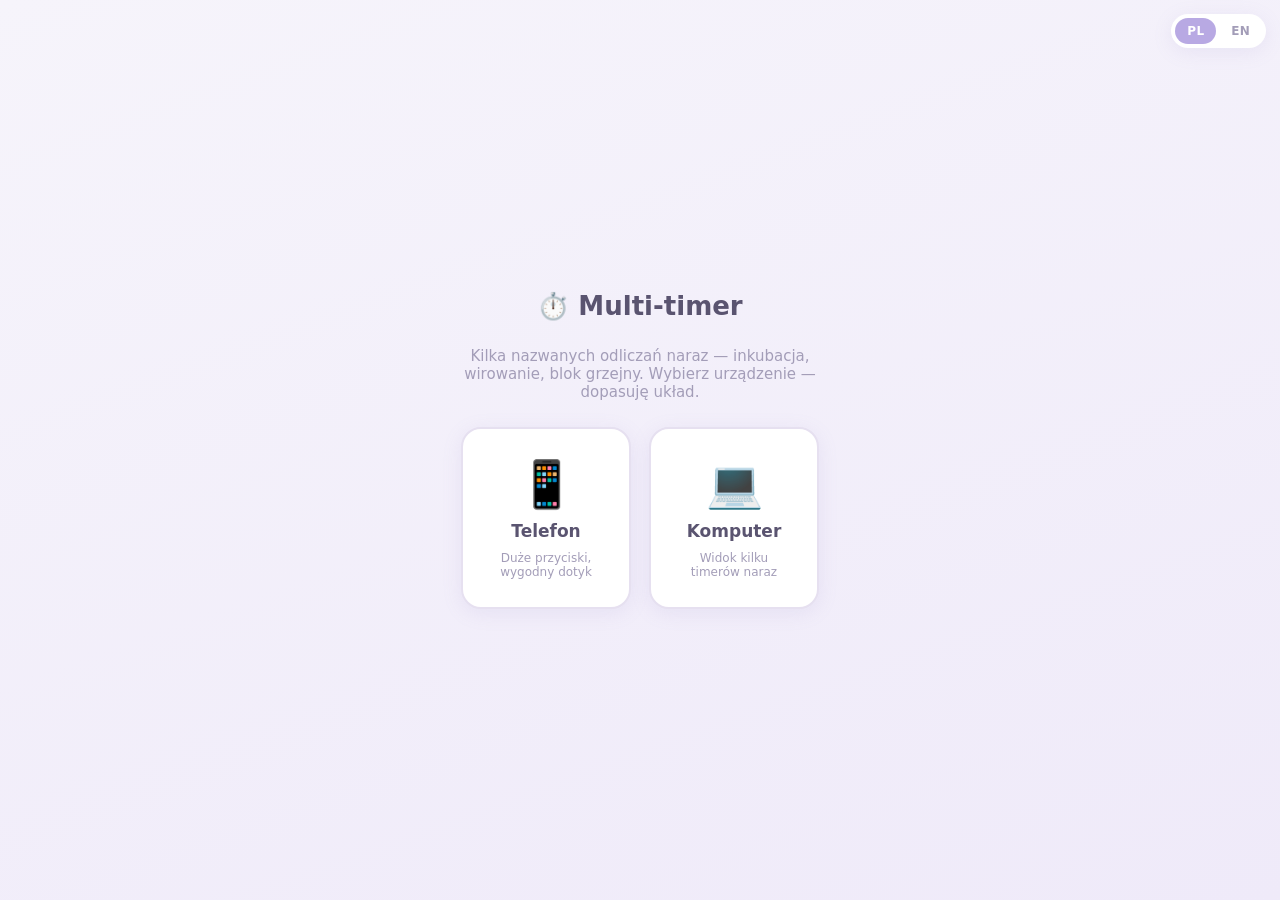
<file: tools/timers.html>
<!DOCTYPE html>
<html lang="pl">
<head>
<meta charset="UTF-8">
<meta name="viewport" content="width=device-width, initial-scale=1.0, maximum-scale=1.0, user-scalable=no">
<title>LabKit — Multi-timer</title>
<link rel="stylesheet" href="../assets/style.css">
<style>
  #app { display: none; max-width: 980px; margin: 0 auto; }
  @keyframes flash {
    0%, 100% { box-shadow: 0 0 0 3px #ffc8dd, var(--shadow); }
    50% { box-shadow: 0 0 0 3px rgba(255,200,221,0), var(--shadow); }
  }
  .presets { display: flex; gap: 8px; flex-wrap: wrap; margin-top: 14px; align-items: center; }
  .presets .lbl { font-size: 12px; color: var(--muted); }
  .empty-state {
    text-align: center; color: var(--muted); padding: 44px 20px;
    background: var(--panel); border-radius: 16px; box-shadow: var(--shadow);
  }
  .empty-state .emoji { font-size: 42px; margin-bottom: 10px; }
  .timer-grid { display: grid; grid-template-columns: repeat(auto-fill, minmax(230px, 1fr)); gap: 14px; }
  .timer-card { background: var(--panel); border-radius: 16px; padding: 16px; box-shadow: var(--shadow); }
  .timer-card.done { animation: flash 1s steps(1, end) infinite; }
  .timer-card input.name {
    font: inherit; font-weight: 600; font-size: 15px; border: none; background: transparent;
    color: var(--text); width: 100%; padding: 0; margin-bottom: 6px;
  }
  .timer-card .time { font-size: 36px; font-weight: 700; font-variant-numeric: tabular-nums; letter-spacing: .02em; color: var(--text); }
  .timer-card.done .time { color: #e0559a; }
  .timer-card .row { display: flex; gap: 8px; margin-top: 14px; }
  .timer-card .sp-btn { flex: 1; font-weight: 600; border-radius: 10px; padding: 9px 8px; }
  .timer-card .sp-btn.running { border: 1px solid var(--line); background: var(--panel2); color: var(--text); }
  .timer-card .sp-btn.stopped { border: 1px solid var(--accent); background: var(--accent); color: #fff; }
  .icon-btn { padding: 9px 11px; }
  .icon-btn:hover { color: #e0559a; border-color: #e0559a; }
</style>
</head>
<body>

  <div class="lang-toggle">
    <button id="btnPl" class="active">PL</button>
    <button id="btnEn">EN</button>
  </div>

  <!-- START SCREEN -->
  <div id="start">
    <h1 data-i18n="startTitle">⏱️ Multi-timer</h1>
    <p data-i18n="startDesc">Kilka nazwanych odliczań naraz — inkubacja, wirowanie, blok grzejny. Wybierz urządzenie — dopasuję układ.</p>
    <div class="devices">
      <div class="device-card" data-device="phone">
        <div class="emoji">📱</div><div class="name" data-i18n="devPhone">Telefon</div><div class="desc" data-i18n="devPhoneDesc">Duże przyciski, wygodny dotyk</div>
      </div>
      <div class="device-card" data-device="desktop">
        <div class="emoji">💻</div><div class="name" data-i18n="devDesktop">Komputer</div><div class="desc" data-i18n="devDesktopDesc">Widok kilku timerów naraz</div>
      </div>
    </div>
  </div>

  <!-- APP -->
  <div id="app">
    <div class="topbar">
      <a class="home-link" href="../index.html">← <span data-i18n="home">Strona główna</span></a>
    </div>
    <h2 data-i18n="appTitle">⏱️ Multi-timer</h2>
    <p class="sub" data-i18n="appSub">Kilka nazwanych odliczań naraz — inkubacja, wirowanie, blok grzejny… Alarm po upływie.</p>

    <div class="panel">
      <div class="controls">
        <label><span data-i18n="nameLabel">Nazwa</span>
          <input type="text" id="newName" placeholder="np. Inkubacja" style="width:170px">
        </label>
        <label><span data-i18n="minLabel">Min</span>
          <input type="number" id="newMin" min="0" style="width:74px">
        </label>
        <label><span data-i18n="secLabel">Sek</span>
          <input type="number" id="newSec" min="0" max="59" style="width:74px">
        </label>
        <button class="primary" id="addTimer" data-i18n="addTimer">＋ Dodaj timer</button>
        <div class="spacer"></div>
        <button id="switchDevice" data-i18n="switchDevice" title="Zmień urządzenie">🔄 Urządzenie</button>
      </div>
      <div class="presets">
        <span class="lbl" data-i18n="quickStart">Szybki start:</span>
        <button data-preset="1">1 min</button>
        <button data-preset="5">5 min</button>
        <button data-preset="10">10 min</button>
        <button data-preset="30">30 min</button>
      </div>
    </div>

    <div class="empty-state" id="emptyState" style="display:none">
      <div class="emoji">⏱️</div>
      <span data-i18n="emptyMsg">Dodaj pierwszy timer, aby zacząć odliczanie.</span>
    </div>

    <div class="timer-grid" id="timerGrid"></div>
  </div>

<script>
const $ = id => document.getElementById(id);
let lang = localStorage.getItem("labkit_lang") || "pl";
let device = "desktop";
let timers = [];
let audioCtx = null;

const DICT = {
  pl: {
    startTitle: "⏱️ Multi-timer",
    startDesc: "Kilka nazwanych odliczań naraz — inkubacja, wirowanie, blok grzejny. Wybierz urządzenie — dopasuję układ.",
    devPhone: "Telefon", devPhoneDesc: "Duże przyciski, wygodny dotyk",
    devDesktop: "Komputer", devDesktopDesc: "Widok kilku timerów naraz",
    home: "Strona główna",
    appTitle: "⏱️ Multi-timer",
    appSub: "Kilka nazwanych odliczań naraz — inkubacja, wirowanie, blok grzejny… Alarm po upływie.",
    nameLabel: "Nazwa", minLabel: "Min", secLabel: "Sek",
    addTimer: "＋ Dodaj timer",
    switchDevice: "🔄 Urządzenie",
    quickStart: "Szybki start:",
    emptyMsg: "Dodaj pierwszy timer, aby zacząć odliczanie.",
    pause: "⏸ Pauza", start: "▶ Start", resume: "↻ Znów",
    resetTitle: "Reset", deleteTitle: "Usuń",
    defaultName: n => "Timer " + n,
    presetName: m => m + " min",
  },
  en: {
    startTitle: "⏱️ Multi-Timer",
    startDesc: "Run several named countdowns at once — incubation, spins, heating block. Pick your device — I'll adjust the layout.",
    devPhone: "Phone", devPhoneDesc: "Large buttons, easy to tap",
    devDesktop: "Computer", devDesktopDesc: "See several timers at once",
    home: "Home",
    appTitle: "⏱️ Multi-Timer",
    appSub: "Run several named countdowns at once — incubation, spins, heating block… Alarm when done.",
    nameLabel: "Name", minLabel: "Min", secLabel: "Sec",
    addTimer: "＋ Add timer",
    switchDevice: "🔄 Device",
    quickStart: "Quick start:",
    emptyMsg: "Add your first timer to start a countdown.",
    pause: "⏸ Pause", start: "▶ Start", resume: "↻ Again",
    resetTitle: "Reset", deleteTitle: "Delete",
    defaultName: n => "Timer " + n,
    presetName: m => m + " min",
  },
};
function t() { return DICT[lang]; }

function saveState() { localStorage.setItem("timers_state", JSON.stringify(timers)); }
function loadState() {
  try { timers = JSON.parse(localStorage.getItem("timers_state")) || []; } catch { timers = []; }
}

function unlockAudio() {
  try {
    const AC = window.AudioContext || window.webkitAudioContext;
    audioCtx = audioCtx || new AC();
    if (audioCtx.state === "suspended") audioCtx.resume();
  } catch {}
}
function beep() {
  try {
    const AC = window.AudioContext || window.webkitAudioContext;
    audioCtx = audioCtx || new AC();
    if (audioCtx.state === "suspended") audioCtx.resume();
    const t0 = audioCtx.currentTime;
    [0, 0.28, 0.56].forEach(off => {
      const o = audioCtx.createOscillator(), g = audioCtx.createGain();
      o.type = "sine"; o.frequency.value = 880;
      o.connect(g); g.connect(audioCtx.destination);
      g.gain.setValueAtTime(0.0001, t0 + off);
      g.gain.exponentialRampToValueAtTime(0.25, t0 + off + 0.02);
      g.gain.exponentialRampToValueAtTime(0.0001, t0 + off + 0.22);
      o.start(t0 + off); o.stop(t0 + off + 0.24);
    });
  } catch {}
}

function fmtTime(sec, total) {
  const s = Math.max(0, Math.ceil(sec));
  const h = Math.floor(s / 3600), m = Math.floor((s % 3600) / 60), ss = s % 60;
  const p = n => String(n).padStart(2, "0");
  return (total >= 3600 || h > 0) ? h + ":" + p(m) + ":" + p(ss) : p(m) + ":" + p(ss);
}
function newId() { return "t" + Object.keys(timers).length + "_" + Math.round(Math.random() * 1e9); }

function renderTimers() {
  const now = Date.now();
  $("emptyState").style.display = timers.length ? "none" : "block";
  const grid = $("timerGrid");
  grid.innerHTML = "";
  timers.forEach(tm => {
    const rem = tm.running ? Math.max(0, (tm.endAt - now) / 1000) : tm.remaining;
    const card = document.createElement("div");
    card.className = "timer-card" + (tm.done ? " done" : "");
    const spLabel = tm.running ? t().pause : (tm.done ? t().resume : t().start);
    card.innerHTML = `
      <input type="text" class="name" value="${tm.name.replace(/"/g,'&quot;')}">
      <div class="time">${fmtTime(rem, tm.total)}</div>
      <div class="row">
        <button class="sp-btn ${tm.running ? "running" : "stopped"}">${spLabel}</button>
        <button class="icon-btn" title="${t().resetTitle}">↺</button>
        <button class="icon-btn" title="${t().deleteTitle}">✕</button>
      </div>`;
    card.querySelector(".name").onchange = e => { tm.name = e.target.value; saveState(); };
    card.querySelector(".sp-btn").onclick = () => toggleTimer(tm.id);
    card.querySelectorAll(".icon-btn")[0].onclick = () => {
      tm.running = false; tm.done = false; tm.remaining = tm.total; tm.endAt = null;
      saveState(); renderTimers();
    };
    card.querySelectorAll(".icon-btn")[1].onclick = () => {
      timers = timers.filter(x => x.id !== tm.id); saveState(); renderTimers();
    };
    grid.appendChild(card);
  });
}

function toggleTimer(id) {
  unlockAudio();
  const now = Date.now();
  const tm = timers.find(x => x.id === id);
  if (!tm) return;
  if (tm.running) {
    tm.running = false;
    tm.remaining = Math.max(0, (tm.endAt - now) / 1000);
  } else {
    const rem = tm.done ? tm.total : (tm.remaining > 0 ? tm.remaining : tm.total);
    tm.running = true; tm.done = false; tm.remaining = rem; tm.endAt = now + rem * 1000;
  }
  saveState(); renderTimers();
}

function addTimer() {
  const min = parseInt($("newMin").value) || 0, sec = parseInt($("newSec").value) || 0;
  const dur = min * 60 + sec;
  if (dur <= 0) return;
  const name = ($("newName").value || "").trim() || t().defaultName(timers.length + 1);
  timers.push({ id: newId(), name, total: dur, remaining: dur, running: false, done: false, endAt: null });
  $("newName").value = "";
  saveState(); renderTimers();
}
function addPreset(min) {
  unlockAudio();
  const dur = min * 60, now = Date.now();
  timers.push({ id: newId(), name: t().presetName(min), total: dur, remaining: dur, running: true, done: false, endAt: now + dur * 1000 });
  saveState(); renderTimers();
}

function tick() {
  const now = Date.now();
  let doneAny = false, running = false;
  timers.forEach(tm => {
    if (tm.running) {
      running = true;
      if (!tm.done && (tm.endAt - now) / 1000 <= 0) doneAny = true;
    }
  });
  if (doneAny) {
    beep();
    timers.forEach(tm => {
      if (tm.running && !tm.done && (tm.endAt - now) / 1000 <= 0) {
        tm.running = false; tm.done = true; tm.remaining = 0;
      }
    });
    saveState(); renderTimers();
  } else if (running) {
    renderTimers();
  }
}
setInterval(tick, 250);

$("addTimer").onclick = addTimer;
document.querySelectorAll("[data-preset]").forEach(b => { b.onclick = () => addPreset(parseInt(b.dataset.preset)); });

function applyStaticText() {
  document.documentElement.lang = lang;
  document.querySelectorAll("[data-i18n]").forEach(el => {
    const key = el.dataset.i18n;
    if (typeof t()[key] === "string") el.innerHTML = t()[key];
  });
  document.getElementById("btnPl").classList.toggle("active", lang === "pl");
  document.getElementById("btnEn").classList.toggle("active", lang === "en");
}
function setLang(l) {
  lang = l;
  localStorage.setItem("labkit_lang", l);
  applyStaticText();
  renderTimers();
}
document.getElementById("btnPl").onclick = () => setLang("pl");
document.getElementById("btnEn").onclick = () => setLang("en");

function applyDevice(d) {
  device = d;
  document.body.classList.toggle("phone", d === "phone");
  localStorage.setItem("timers_device", d);
  $("start").style.display = "none";
  $("app").style.display = "block";
  loadState();
  applyStaticText();
  renderTimers();
}
document.querySelectorAll(".device-card").forEach(card => { card.onclick = () => applyDevice(card.dataset.device); });
$("switchDevice").onclick = () => { $("app").style.display = "none"; $("start").style.display = "flex"; };

applyStaticText();
const savedDevice = localStorage.getItem("timers_device");
if (savedDevice) applyDevice(savedDevice);
</script>
</body>
</html>
</file>
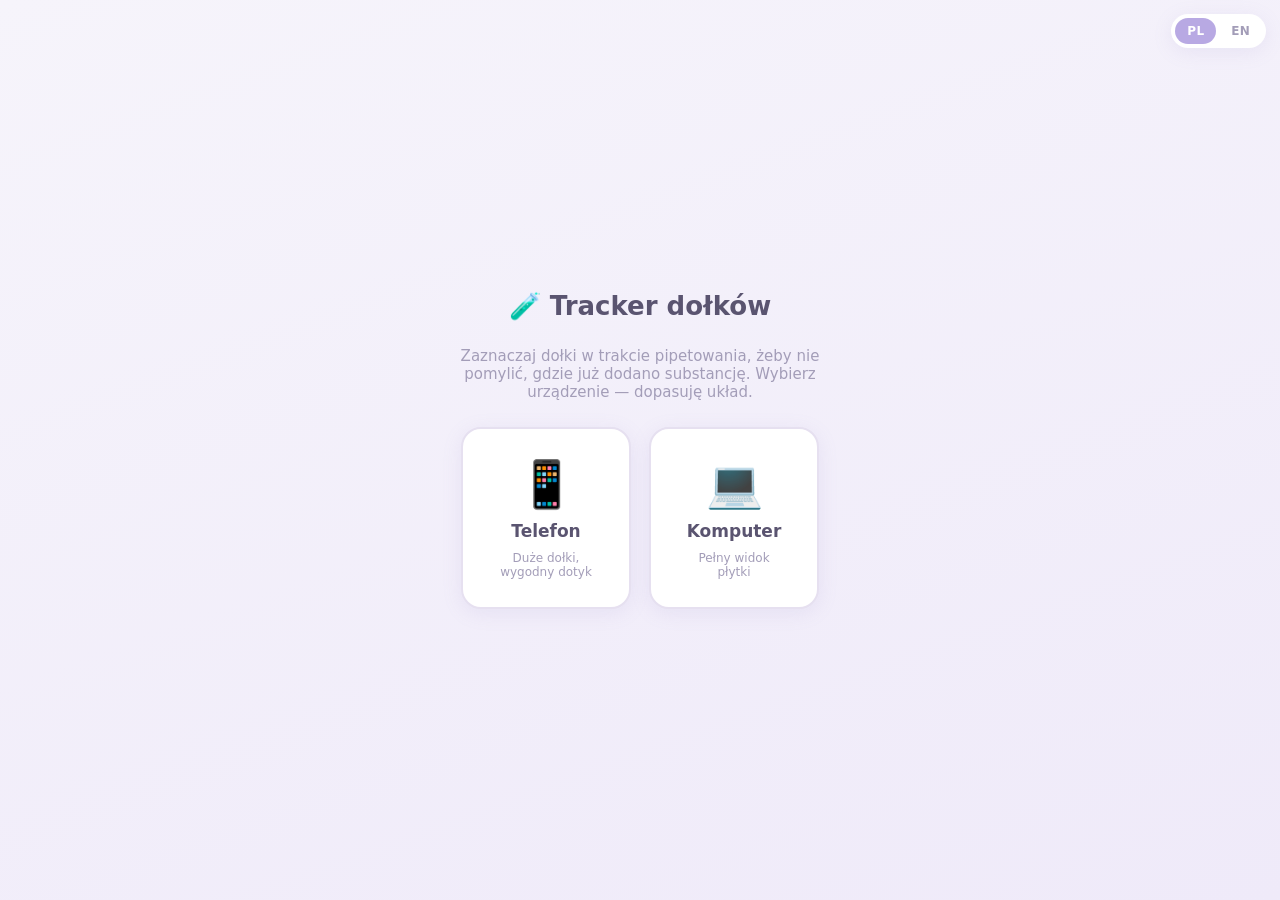
<file: tools/wells.html>
<!DOCTYPE html>
<html lang="pl">
<head>
<meta charset="UTF-8">
<meta name="viewport" content="width=device-width, initial-scale=1.0, maximum-scale=1.0, user-scalable=no">
<title>LabKit — Licznik dołków</title>
<link rel="stylesheet" href="../assets/style.css">
<style>
  #app { display: none; max-width: 1100px; margin: 0 auto; }
  .plate-wrap { overflow-x: auto; background: var(--panel); border-radius: 18px; padding: 16px; box-shadow: var(--shadow); -webkit-overflow-scrolling: touch; }
  table { border-collapse: collapse; margin: 0 auto; }
  th { color: var(--muted); font-size: 12px; font-weight: 600; padding: 3px; text-align: center; }
  td { padding: 3px; }
  .well {
    width: var(--well, 44px); height: var(--well, 44px); border-radius: 50%;
    background: var(--panel2); border: 2px solid var(--line); cursor: pointer;
    transition: box-shadow .1s;
    display: flex; align-items: center; justify-content: center;
    font-size: 10px; color: var(--muted); user-select: none;
  }
  .well:hover { box-shadow: 0 0 0 3px var(--accent-soft); z-index: 1; position: relative; }
  .well.filled { color: rgba(90,70,40,.7); font-weight: 700; }
  .well.filled::after { content: "✓"; font-size: calc(var(--well, 44px) * 0.38); }
  .well.filled .lbl { display: none; }
</style>
</head>
<body>

  <div class="lang-toggle">
    <button id="btnPl" class="active">PL</button>
    <button id="btnEn">EN</button>
  </div>

  <!-- START SCREEN -->
  <div id="start">
    <h1 data-i18n="startTitle">🧪 Tracker dołków</h1>
    <p data-i18n="startDesc">Zaznaczaj dołki w trakcie pipetowania, żeby nie pomylić, gdzie już dodano substancję. Wybierz urządzenie — dopasuję układ.</p>
    <div class="devices">
      <div class="device-card" data-device="phone">
        <div class="emoji">📱</div>
        <div class="name" data-i18n="devPhone">Telefon</div>
        <div class="desc" data-i18n="devPhoneDesc">Duże dołki, wygodny dotyk</div>
      </div>
      <div class="device-card" data-device="desktop">
        <div class="emoji">💻</div>
        <div class="name" data-i18n="devDesktop">Komputer</div>
        <div class="desc" data-i18n="devDesktopDesc">Pełny widok płytki</div>
      </div>
    </div>
  </div>

  <!-- APP -->
  <div id="app">
    <div class="topbar">
      <a class="home-link" href="../index.html">← <span data-i18n="home">Strona główna</span></a>
    </div>
    <h2 data-i18n="appTitle">🧪 Tracker dołków – pipetowanie</h2>
    <p class="sub" data-i18n="appSub">Kliknij dołek, gdy dodasz substancję. ✓ = już napełnione. Stan zapisywany w przeglądarce.</p>

    <div class="toolbar">
      <label><span data-i18n="formatLabel">Format płytki</span>
        <select id="format">
          <option value="2x3">6 (2×3)</option>
          <option value="3x4">12 (3×4)</option>
          <option value="4x6">24 (4×6)</option>
          <option value="6x8">48 (6×8)</option>
          <option value="8x12" selected>96 (8×12)</option>
          <option value="16x24">384 (16×24)</option>
        </select>
      </label>
      <label><span data-i18n="modeLabel">Tryb klikania</span>
        <select id="mode">
          <option value="toggle" data-i18n="modeToggle">Przełącz (dodaj/cofnij)</option>
          <option value="fill" data-i18n="modeFill">Tylko dodawaj</option>
        </select>
      </label>
      <div class="spacer"></div>
      <button id="undo" data-i18n="undo" title="Cofnij ostatni dołek">↶ Cofnij</button>
      <button id="reset" data-i18n="reset">Wyczyść</button>
      <button id="switchDevice" data-i18n="switchDevice" title="Zmień urządzenie">🔄 Urządzenie</button>
    </div>

    <div class="substances" id="substances"></div>

    <div class="plate-wrap"><div id="plate"></div></div>

    <div class="stats" id="stats"></div>
    <p class="hint" data-i18n="hint">Wybierz kolor/substancję u góry, a potem klikaj dołki w trakcie pipetowania. <b>↶ Cofnij</b> usuwa ostatnio dodany dołek.</p>
  </div>

<script>
const COLS_LETTERS = "ABCDEFGHIJKLMNOP";
const SUBSTANCE_COLORS = ["#a8d8ea", "#bdeac0", "#fdf1a8", "#ffc8dd", "#ffd6a5", "#d4b7f0"];

const DICT = {
  pl: {
    startTitle: "🧪 Tracker dołków",
    startDesc: "Zaznaczaj dołki w trakcie pipetowania, żeby nie pomylić, gdzie już dodano substancję. Wybierz urządzenie — dopasuję układ.",
    devPhone: "Telefon", devPhoneDesc: "Duże dołki, wygodny dotyk",
    devDesktop: "Komputer", devDesktopDesc: "Pełny widok płytki",
    home: "Strona główna",
    appTitle: "🧪 Tracker dołków – pipetowanie",
    appSub: "Kliknij dołek, gdy dodasz substancję. ✓ = już napełnione. Stan zapisywany w przeglądarce.",
    formatLabel: "Format płytki",
    modeLabel: "Tryb klikania",
    modeToggle: "Przełącz (dodaj/cofnij)",
    modeFill: "Tylko dodawaj",
    undo: "↶ Cofnij",
    reset: "Wyczyść",
    switchDevice: "🔄 Urządzenie",
    hint: 'Wybierz kolor/substancję u góry, a potem klikaj dołki w trakcie pipetowania. <b>↶ Cofnij</b> usuwa ostatnio dodany dołek.',
    statsLine: (f, t, r) => `Napełnione: <b>${f}</b> z ${t} &nbsp;•&nbsp; Pozostało: <b>${r}</b>`,
    substances: ["Materiał 1", "Materiał 2", "Materiał 3", "Materiał 4", "Materiał 5", "Próżny/kontrola"],
    confirmClear: "Wyczyścić całą płytkę?",
  },
  en: {
    startTitle: "🧪 Well Tracker",
    startDesc: "Tap each well as you pipette so you never lose track of what's been added. Pick your device — I'll adjust the layout.",
    devPhone: "Phone", devPhoneDesc: "Larger wells, easy to tap",
    devDesktop: "Computer", devDesktopDesc: "Full plate view",
    home: "Home",
    appTitle: "🧪 Well Tracker — pipetting",
    appSub: "Tap a well when you add the substance. ✓ = already filled. State is saved in your browser.",
    formatLabel: "Plate format",
    modeLabel: "Click mode",
    modeToggle: "Toggle (add/undo)",
    modeFill: "Add only",
    undo: "↶ Undo",
    reset: "Clear",
    switchDevice: "🔄 Device",
    hint: 'Pick a color/substance above, then tap wells as you pipette. <b>↶ Undo</b> removes the last added well.',
    statsLine: (f, t, r) => `Filled: <b>${f}</b> of ${t} &nbsp;•&nbsp; Remaining: <b>${r}</b>`,
    substances: ["Material 1", "Material 2", "Material 3", "Material 4", "Material 5", "Blank/control"],
    confirmClear: "Clear the whole plate?",
  },
};

let lang = localStorage.getItem("labkit_lang") || "pl";
let state = {};
let history = [];
let activeSub = 0;
let device = "desktop";

const $ = id => document.getElementById(id);
function t() { return DICT[lang]; }
function substances() {
  return t().substances.map((name, id) => ({ id, name, color: SUBSTANCE_COLORS[id] }));
}

function dims() {
  const [r, c] = $("format").value.split("x").map(Number);
  return { rows: r, cols: c };
}
function storeKey() { return "wellplate_" + $("format").value; }
function save() { localStorage.setItem(storeKey(), JSON.stringify(state)); }
function load() {
  try { state = JSON.parse(localStorage.getItem(storeKey())) || {}; }
  catch { state = {}; }
  history = [];
}

function wellSize() {
  const { cols } = dims();
  if (device === "phone") {
    if (cols >= 24) return 26;
    if (cols >= 12) return 34;
    return 50;
  } else {
    if (cols >= 24) return 24;
    if (cols >= 12) return 40;
    return 48;
  }
}

function renderSubstances() {
  const box = $("substances");
  box.innerHTML = "";
  substances().forEach(s => {
    const count = Object.values(state).filter(v => v === s.id).length;
    const chip = document.createElement("div");
    chip.className = "chip" + (s.id === activeSub ? " active" : "");
    chip.innerHTML = `<span class="swatch" style="background:${s.color}"></span>
      <span>${s.name}</span><span class="count">(${count})</span>`;
    chip.onclick = () => { activeSub = s.id; renderSubstances(); };
    box.appendChild(chip);
  });
}

function renderPlate() {
  const { rows, cols } = dims();
  $("plate").style.setProperty("--well", wellSize() + "px");
  const subs = substances();
  let html = `<table><thead><tr><th></th>`;
  for (let c = 0; c < cols; c++) html += `<th>${c + 1}</th>`;
  html += `</tr></thead><tbody>`;
  for (let r = 0; r < rows; r++) {
    html += `<tr><th>${COLS_LETTERS[r]}</th>`;
    for (let c = 0; c < cols; c++) {
      const key = r + "-" + c;
      const sub = state[key];
      const filled = sub !== undefined;
      const color = filled ? subs[sub].color : "";
      const style = filled ? `background:${color};border-color:${color}` : "";
      html += `<td><div class="well ${filled ? "filled" : ""}" data-key="${key}" style="${style}">
                 <span class="lbl">${COLS_LETTERS[r]}${c + 1}</span></div></td>`;
    }
    html += `</tr>`;
  }
  html += `</tbody></table>`;
  $("plate").innerHTML = html;
  $("plate").querySelectorAll(".well").forEach(w => { w.onclick = () => clickWell(w.dataset.key); });
  renderStats();
}

function clickWell(key) {
  const mode = $("mode").value;
  if (state[key] !== undefined) {
    if (mode === "toggle") { delete state[key]; history = history.filter(k => k !== key); }
    else { state[key] = activeSub; }
  } else {
    state[key] = activeSub;
    history.push(key);
  }
  save(); renderPlate(); renderSubstances();
}

function renderStats() {
  const { rows, cols } = dims();
  const total = rows * cols;
  const filled = Object.keys(state).length;
  $("stats").innerHTML = t().statsLine(filled, total, total - filled);
}

function applyStaticText() {
  document.documentElement.lang = lang;
  document.querySelectorAll("[data-i18n]").forEach(el => {
    const key = el.dataset.i18n;
    if (t()[key] !== undefined && typeof t()[key] === "string") el.innerHTML = t()[key];
  });
  document.getElementById("btnPl").classList.toggle("active", lang === "pl");
  document.getElementById("btnEn").classList.toggle("active", lang === "en");
}

function setLang(l) {
  lang = l;
  localStorage.setItem("labkit_lang", l);
  applyStaticText();
  renderSubstances();
  renderPlate();
}
document.getElementById("btnPl").onclick = () => setLang("pl");
document.getElementById("btnEn").onclick = () => setLang("en");

function applyDevice(d) {
  device = d;
  document.body.classList.toggle("phone", d === "phone");
  if (d === "phone" && !localStorage.getItem("device_picked")) { $("format").value = "4x6"; }
  localStorage.setItem("device", d);
  localStorage.setItem("device_picked", "1");
  $("start").style.display = "none";
  $("app").style.display = "block";
  load();
  applyStaticText();
  renderSubstances();
  renderPlate();
}
document.querySelectorAll(".device-card").forEach(card => { card.onclick = () => applyDevice(card.dataset.device); });

$("format").onchange = () => { load(); renderPlate(); renderSubstances(); };
$("reset").onclick = () => {
  if (confirm(t().confirmClear)) { state = {}; history = []; save(); renderPlate(); renderSubstances(); }
};
$("undo").onclick = () => {
  const last = history.pop();
  if (last !== undefined) { delete state[last]; save(); renderPlate(); renderSubstances(); }
};
$("switchDevice").onclick = () => { $("app").style.display = "none"; $("start").style.display = "flex"; };

applyStaticText();
const savedDevice = localStorage.getItem("device");
if (savedDevice) applyDevice(savedDevice);
</script>
</body>
</html>
</file>
<file: assets/style.css>
/* LabKit shared theme — pastel, soft shadows, rounded corners */
:root {
  --bg: #f6f4fb;
  --panel: #ffffff;
  --panel2: #f0ecf8;
  --text: #5a5470;
  --muted: #a39db8;
  --line: #e6e0f0;
  --accent: #b8a9e3;
  --accent-soft: #efe9fb;
  --mint: #bdeac0;
  --mint-soft: #eafaeb;
  --shadow: 0 4px 20px rgba(150, 130, 200, .12);
}
* { box-sizing: border-box; -webkit-tap-highlight-color: transparent; }
html, body { height: 100%; }
body {
  margin: 0;
  font-family: system-ui, -apple-system, "Segoe UI", Roboto, sans-serif;
  background: var(--bg);
  color: var(--text);
  padding: 18px;
}

/* ---------- language toggle (fixed, top-right) ---------- */
.lang-toggle {
  position: fixed; top: 14px; right: 14px; z-index: 60;
  display: flex; gap: 3px; background: var(--panel); border-radius: 999px;
  padding: 4px; box-shadow: var(--shadow);
}
.lang-toggle button {
  border: none; background: transparent; color: var(--muted);
  font: inherit; font-size: 12px; font-weight: 600; padding: 6px 12px;
  border-radius: 999px; cursor: pointer; letter-spacing: .02em;
}
.lang-toggle button.active { background: var(--accent); color: #fff; }
.lang-toggle button:hover:not(.active) { color: var(--text); }

/* ---------- start screen (device picker) ---------- */
#start {
  position: fixed; inset: 0;
  background: linear-gradient(160deg, #f6f4fb 0%, #efeaf9 100%);
  display: flex; flex-direction: column; align-items: center; justify-content: center;
  gap: 26px; padding: 24px; text-align: center; z-index: 50;
}
#start h1 { font-size: 26px; margin: 0; }
#start p { color: var(--muted); margin: 0; max-width: 420px; font-size: 15px; }
.devices { display: flex; gap: 18px; flex-wrap: wrap; justify-content: center; }
.device-card {
  background: var(--panel); border: 2px solid var(--line); border-radius: 20px;
  padding: 28px 30px; width: 170px; cursor: pointer;
  box-shadow: var(--shadow); transition: transform .12s, border-color .12s;
  display: flex; flex-direction: column; align-items: center; gap: 10px;
}
.device-card:hover, .device-card:active { transform: translateY(-4px); border-color: var(--accent); }
.device-card .emoji { font-size: 46px; }
.device-card .name { font-size: 17px; font-weight: 600; }
.device-card .desc { font-size: 12px; color: var(--muted); }

/* ---------- shared layout ---------- */
h2 { font-size: 20px; margin: 0 0 2px; }
.sub { color: var(--muted); font-size: 13px; margin: 0 0 16px; }
.panel { background: var(--panel); border-radius: 16px; padding: 16px; box-shadow: var(--shadow); margin-bottom: 16px; }
.spacer { flex: 1; }

.topbar { display: flex; align-items: center; gap: 10px; margin-bottom: 4px; }
.home-link {
  font-size: 13px; color: var(--muted); text-decoration: none; display: inline-flex;
  align-items: center; gap: 4px; padding: 6px 10px; border-radius: 10px;
}
.home-link:hover { background: var(--panel2); color: var(--text); }

/* ---------- controls (toolbars / forms) ---------- */
.toolbar, .controls {
  display: flex; flex-wrap: wrap; gap: 12px; align-items: center;
  background: var(--panel); padding: 12px 14px; border-radius: 14px;
  margin-bottom: 16px; box-shadow: var(--shadow);
}
.toolbar label, .controls label { font-size: 12px; color: var(--muted); display: flex; flex-direction: column; gap: 4px; }
select, button, input[type=text], input[type=number] {
  font: inherit; background: var(--panel2); color: var(--text);
  border: 1px solid var(--line); border-radius: 10px; padding: 9px 13px; cursor: pointer;
}
input[type=text], input[type=number] { cursor: text; width: 100%; }
.controls .num { width: 90px; }
button:hover { border-color: var(--accent); }
button.primary { background: var(--accent); color: #fff; border-color: var(--accent); font-weight: 600; }

/* ---------- chips ---------- */
.substances { display: flex; flex-wrap: wrap; gap: 8px; align-items: center; margin-bottom: 16px; }
.chip {
  display: flex; align-items: center; gap: 8px; background: var(--panel);
  padding: 7px 12px; border-radius: 999px; border: 2px solid transparent;
  cursor: pointer; font-size: 13px; box-shadow: var(--shadow);
}
.chip.active { border-color: var(--accent); background: var(--accent-soft); }
.swatch { width: 16px; height: 16px; border-radius: 50%; flex: none; box-shadow: inset 0 0 0 1px rgba(0,0,0,.06); }
.chip .count { color: var(--muted); font-size: 11px; }

/* ---------- stat tiles ---------- */
.summary { display: flex; flex-wrap: wrap; gap: 14px; }
.stat { flex: 1; min-width: 150px; background: var(--accent-soft); border-radius: 14px; padding: 14px 16px; text-align: center; }
.stat.green { background: var(--mint-soft); }
.stat .v { font-size: 26px; font-weight: 700; color: var(--text); }
.stat .l { font-size: 12px; color: var(--muted); margin-top: 2px; }

.stats { margin-top: 14px; color: var(--muted); font-size: 14px; }
.stats b { color: var(--text); }
.hint { color: var(--muted); font-size: 12px; line-height: 1.6; margin-top: 8px; }
.badge { font-size: 11px; background: var(--mint); color: #3c6b40; border-radius: 999px; padding: 2px 8px; }

/* ---------- phone mode ---------- */
body.phone { padding: 12px; }
body.phone select, body.phone button, body.phone input { padding: 11px 12px; font-size: 15px; }
body.phone .chip { padding: 9px 13px; font-size: 14px; }
body.phone h2 { font-size: 18px; }
body.phone .panel { padding: 12px; }
</file>
